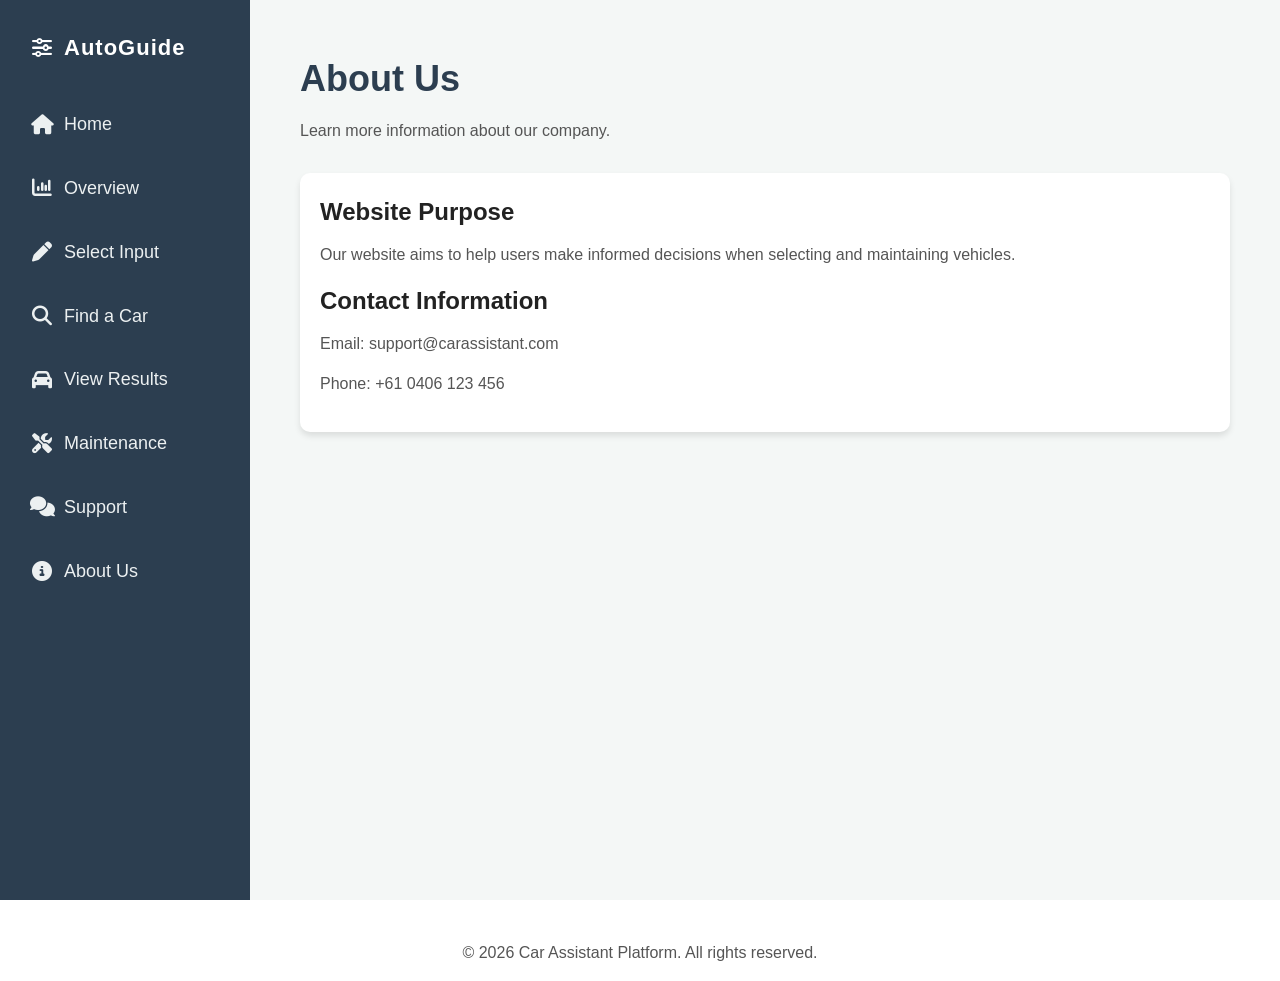
<file: about.html>
<!DOCTYPE html>
<html lang="en">
<head>
    <meta charset="UTF-8">
    <meta name="viewport" content="width=device-width, initial-scale=1.0">
    <title>Car Assistant Platform</title>
    <link rel="stylesheet" href="css/style.css">
    <link rel="stylesheet" href="https://cdnjs.cloudflare.com/ajax/libs/font-awesome/6.5.0/css/all.min.css">
</head>
<body>

    <nav class="sidebar">
        <div class="sidebar-header">
            <div class="sidebar-top-icon" onclick="toggleSidebar()">
                <i class="fa-solid fa-sliders"></i>
            </div>
            <h2 class="logo consistent-logo">AutoGuide</h2>
        </div>
        <ul>
            <li>
                <a href="index.html">
                    <i class="fa-solid fa-house icon"></i>
                    <span class="text">Home</span>
                </a>
            </li>
            <li>
                <a href="overview.html">
                    <i class="fa-solid fa-chart-column icon"></i>
                    <span class="text">Overview</span>
                </a>
            </li>
            <li>
                <a href="select-input.html">
                    <i class="fa-solid fa-pen icon"></i>
                    <span class="text">Select Input</span>
                </a>
            </li>
            <li>
                <a href="select-filter.html">
                    <i class="fa-solid fa-magnifying-glass icon"></i>
                    <span class="text">Find a Car</span>
                </a>
            </li>
            <li>
                <a href="select-result.html">
                    <i class="fa-solid fa-car icon"></i>
                    <span class="text">View Results</span>
                </a>
            </li>
            <li>
                <a href="maintenance.html">
                    <i class="fa-solid fa-screwdriver-wrench icon"></i>
                    <span class="text">Maintenance</span>
                </a>
            </li>
            <li>
                <a href="support.html">
                    <i class="fa-solid fa-comments icon"></i>
                    <span class="text">Support</span>
                </a>
            </li>
            <li>
                <a href="about.html" class="active">
                    <i class="fa-solid fa-circle-info icon"></i>
                    <span class="text">About Us</span>
                </a>
            </li>
        </ul>
    </nav>

    <main class="main-content">
        <header>
            <h1>About Us</h1>
            <p>Learn more information about our company.</p>
        </header>

        <section class="intro-section">
            <h2>Website Purpose</h2>
            <p>Our website aims to help users make informed decisions when selecting and maintaining vehicles.</p>
            
            <h2>Contact Information</h2>
            <p>Email: support@carassistant.com</p>
            <p>Phone: +61 0406 123 456</p>
        </section>
    </main>

    <footer>
        <p>&copy; 2026 Car Assistant Platform. All rights reserved.</p>
    </footer>

</body>
<script>
function toggleSidebar() {
    const sidebar = document.querySelector(".sidebar");
    const body = document.body;

    sidebar.classList.toggle("collapsed");
    body.classList.toggle("sidebar-collapsed");

    if (sidebar.classList.contains("collapsed")) {
        localStorage.setItem("sidebarState", "collapsed");
    } else {
        localStorage.setItem("sidebarState", "expanded");
    }
}

window.onload = function() {
    const sidebar = document.querySelector(".sidebar");
    const body = document.body;
    const savedState = localStorage.getItem("sidebarState");

    if (savedState === "collapsed") {
        sidebar.classList.add("collapsed");
        body.classList.add("sidebar-collapsed");
    }
};
</script>
</html>
</file>
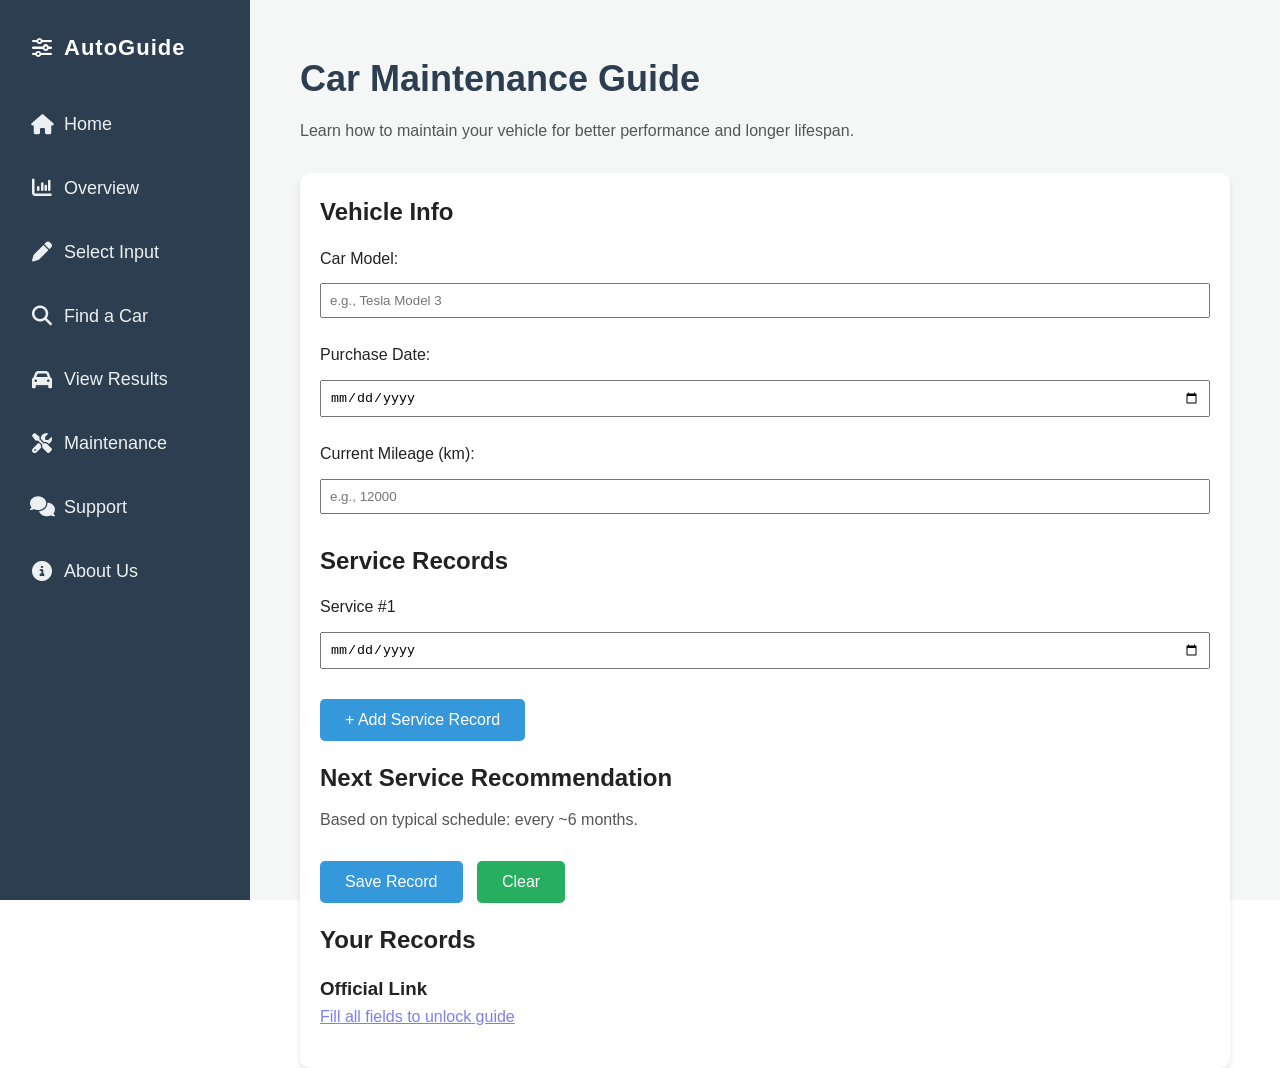
<file: maintenance.html>
<!DOCTYPE html>
<html lang="en">
<head>
    <meta charset="UTF-8">
    <meta name="viewport" content="width=device-width, initial-scale=1.0">
    <title>Car Assistant Platform</title>
    <link rel="stylesheet" href="css/style.css">
    <link rel="stylesheet" href="https://cdnjs.cloudflare.com/ajax/libs/font-awesome/6.5.0/css/all.min.css">
<style>
/* ===== Maintenance Page Spacing Only ===== */
.maintenance-page .card {
    margin-bottom: 18px;
}

.maintenance-page h2 {
    margin-bottom: 10px;
}

.maintenance-page label {
    display: block;
    margin-top: 14px;
    margin-bottom: 6px;
}

.maintenance-page input {
    margin-bottom: 10px !important;
}

.maintenance-page button {
    margin-top: 10px;
}

.maintenance-page #records div {
    margin-bottom: 10px;
}
</style>
</head>
<body>

    <nav class="sidebar">
        <div class="sidebar-header">
            <div class="sidebar-top-icon" onclick="toggleSidebar()">
                <i class="fa-solid fa-sliders"></i>
            </div>
            <h2 class="logo consistent-logo">AutoGuide</h2>
        </div>
        <ul>
            <li>
                <a href="index.html">
                    <i class="fa-solid fa-house icon"></i>
                    <span class="text">Home</span>
                </a>
            </li>
            <li>
                <a href="overview.html">
                    <i class="fa-solid fa-chart-column icon"></i>
                    <span class="text">Overview</span>
                </a>
            </li>
            <li>
                <a href="select-input.html">
                    <i class="fa-solid fa-pen icon"></i>
                    <span class="text">Select Input</span>
                </a>
            </li>
            <li>
                <a href="select-filter.html">
                    <i class="fa-solid fa-magnifying-glass icon"></i>
                    <span class="text">Find a Car</span>
                </a>
            </li>
            <li>
                <a href="select-result.html">
                    <i class="fa-solid fa-car icon"></i>
                    <span class="text">View Results</span>
                </a>
            </li>
            <li>
                <a href="maintenance.html" class="active">
                    <i class="fa-solid fa-screwdriver-wrench icon"></i>
                    <span class="text">Maintenance</span>
                </a>
            </li>
            <li>
                <a href="support.html">
                    <i class="fa-solid fa-comments icon"></i>
                    <span class="text">Support</span>
                </a>
            </li>
            <li>
                <a href="about.html">
                    <i class="fa-solid fa-circle-info icon"></i>
                    <span class="text">About Us</span>
                </a>
            </li>
        </ul>
    </nav>

    <main class="main-content maintenance-page">
        <header>
            <h1>Car Maintenance Guide</h1>
            <p>Learn how to maintain your vehicle for better performance and longer lifespan.</p>
        </header>

        <section class="intro-section">
    <div class="card">
        <h2>Vehicle Info</h2>
        <label>Car Model:</label>
        <input id="carModel" type="text" placeholder="e.g., Tesla Model 3" style="width:100%; padding:8px; margin:6px 0 10px;">

        <label>Purchase Date:</label>
        <input id="purchaseDate" type="date" style="width:100%; padding:8px; margin:6px 0 10px;">

        <label>Current Mileage (km):</label>
        <input id="mileage" type="number" placeholder="e.g., 12000" style="width:100%; padding:8px; margin:6px 0 10px;">
    </div>

    <div class="card">
        <h2>Service Records</h2>
        <div id="records"></div>
        <button onclick="addRecord()" class="primary-btn" style="margin-top:10px;">+ Add Service Record</button>
    </div>

    <div class="card">
        <h2>Next Service Recommendation</h2>
        <p id="nextService">Based on typical schedule: every ~6 months.</p>
    </div>

    <div class="card">
        <button onclick="saveData()" class="primary-btn">Save Record</button>
        <button onclick="clearData()" style="margin-left:10px;">Clear</button>
    </div>

    <div class="card">
        <h2>Your Records</h2>
        <div id="output"></div>

        <h3 style="margin-top:15px;">Official Link</h3>
        <a id="officialLink" href="#" target="_blank">View Maintenance Guide</a>
    </div>
        </section>
    </main>


</body>
<script>
let count = 0;

function addRecord(dateVal="") {
    count++;
    const container = document.getElementById("records");
    const div = document.createElement("div");
    div.innerHTML = `
        <label>Service #${count}</label>
        <input type="date" value="${dateVal}" style="width:100%; padding:8px; margin:6px 0 10px;">
    `;
    container.appendChild(div);
}

function saveData() {
    const model = document.getElementById("carModel").value;
    const purchase = document.getElementById("purchaseDate").value;
    const mileage = document.getElementById("mileage").value;

    const dates = Array.from(document.querySelectorAll("#records input")).map(i => i.value);

    const data = { model, purchase, mileage, dates };
    localStorage.setItem("maintenanceData", JSON.stringify(data));

    renderOutput(data);
}

function clearData() {
    localStorage.removeItem("maintenanceData");
    document.getElementById("records").innerHTML = "";
    document.getElementById("output").innerHTML = "";
    document.getElementById("carModel").value = "";
    document.getElementById("purchaseDate").value = "";
    document.getElementById("mileage").value = "";
    count = 0;

    // Reset official link
    const linkElement = document.getElementById("officialLink");
    linkElement.href = "#";
    linkElement.innerText = "Fill all fields to unlock guide";
    linkElement.style.pointerEvents = "none";
    linkElement.style.opacity = "0.5";
}

function updateLinkState() {
    const modelInput = document.getElementById("carModel").value.trim().toLowerCase();
    const purchase = document.getElementById("purchaseDate").value;
    const mileage = document.getElementById("mileage").value;

    let link = "#";

    if (modelInput.includes("tesla")) {
        link = "https://www.tesla.com/support";
    } else if (modelInput.includes("toyota")) {
        link = "https://www.toyota.com/owners/";
    } else if (modelInput.includes("bmw")) {
        link = "https://www.bmw.com/en/automotive-life/bmw-service.html";
    } else if (modelInput.includes("mercedes") || modelInput.includes("benz")) {
        link = "https://www.mercedes-benz.com.au/passengercars/services/maintenance.html";
    } else if (modelInput.includes("byd")) {
        link = "https://evdealergroup-byd.com.au/service-and-warranty";
    }

    const linkElement = document.getElementById("officialLink");

    // Only enable if all required fields are filled AND brand recognized
    if (modelInput && purchase && mileage && link !== "#") {
        linkElement.href = link;
        linkElement.innerText = "View Maintenance Guide";
        linkElement.style.pointerEvents = "auto";
        linkElement.style.opacity = "1";
    } else {
        linkElement.href = "#";
        linkElement.innerText = "Fill all fields to unlock guide";
        linkElement.style.pointerEvents = "none";
        linkElement.style.opacity = "0.5";
    }
}

function renderOutput(data) {
    let html = `<p><strong>Car:</strong> ${data.model}</p>`;
    html += `<p><strong>Purchase:</strong> ${data.purchase}</p>`;
    html += `<p><strong>Mileage:</strong> ${data.mileage} km</p>`;
    html += `<p><strong>Services:</strong></p>`;

    data.dates.forEach((d,i)=>{
        if(d) html += `<p>Service #${i+1}: ${d}</p>`;
    });

    document.getElementById("output").innerHTML = html;

    // Set official link based on car model
    let link = "#";
    const model = data.model.toLowerCase();

    if (model.includes("tesla")) {
        link = "https://www.tesla.com/support";
    } else if (model.includes("toyota")) {
        link = "https://www.toyota.com/owners/";
    } else if (model.includes("bmw")) {
        link = "https://www.bmw.com/en/automotive-life/bmw-service.html";
    } else if (model.includes("mercedes") || model.includes("benz")) {
        link = "https://www.mercedes-benz.com.au/passengercars/services/maintenance.html";
    } else if (model.includes("byd")) {
        link = "https://evdealergroup-byd.com.au/service-and-warranty";
    }

    const linkElement = document.getElementById("officialLink");

    // Only enable link if a valid model exists
    if (data.model && link !== "#") {
        linkElement.href = link;
        linkElement.innerText = "View Maintenance Guide";
    } else {
        linkElement.href = "#";
        linkElement.innerText = "No official guide available for this vehicle";
    }
}

document.addEventListener("input", updateLinkState);

window.onload = function() {
    const sidebar = document.querySelector(".sidebar");
    const body = document.body;
    const savedState = localStorage.getItem("sidebarState");

    if (savedState === "collapsed") {
        sidebar.classList.add("collapsed");
        body.classList.add("sidebar-collapsed");
    }

    const saved = localStorage.getItem("maintenanceData");
    if (saved) {
        const data = JSON.parse(saved);
        document.getElementById("carModel").value = data.model || "";
        document.getElementById("purchaseDate").value = data.purchase || "";
        document.getElementById("mileage").value = data.mileage || "";

        data.dates.forEach(d => addRecord(d));
        renderOutput(data);
    } else {
        addRecord();
    }
    updateLinkState();
};

function toggleSidebar() {
    const sidebar = document.querySelector(".sidebar");
    const body = document.body;

    sidebar.classList.toggle("collapsed");
    body.classList.toggle("sidebar-collapsed");

    if (sidebar.classList.contains("collapsed")) {
        localStorage.setItem("sidebarState", "collapsed");
    } else {
        localStorage.setItem("sidebarState", "expanded");
    }
}
</script>
</html>
</file>
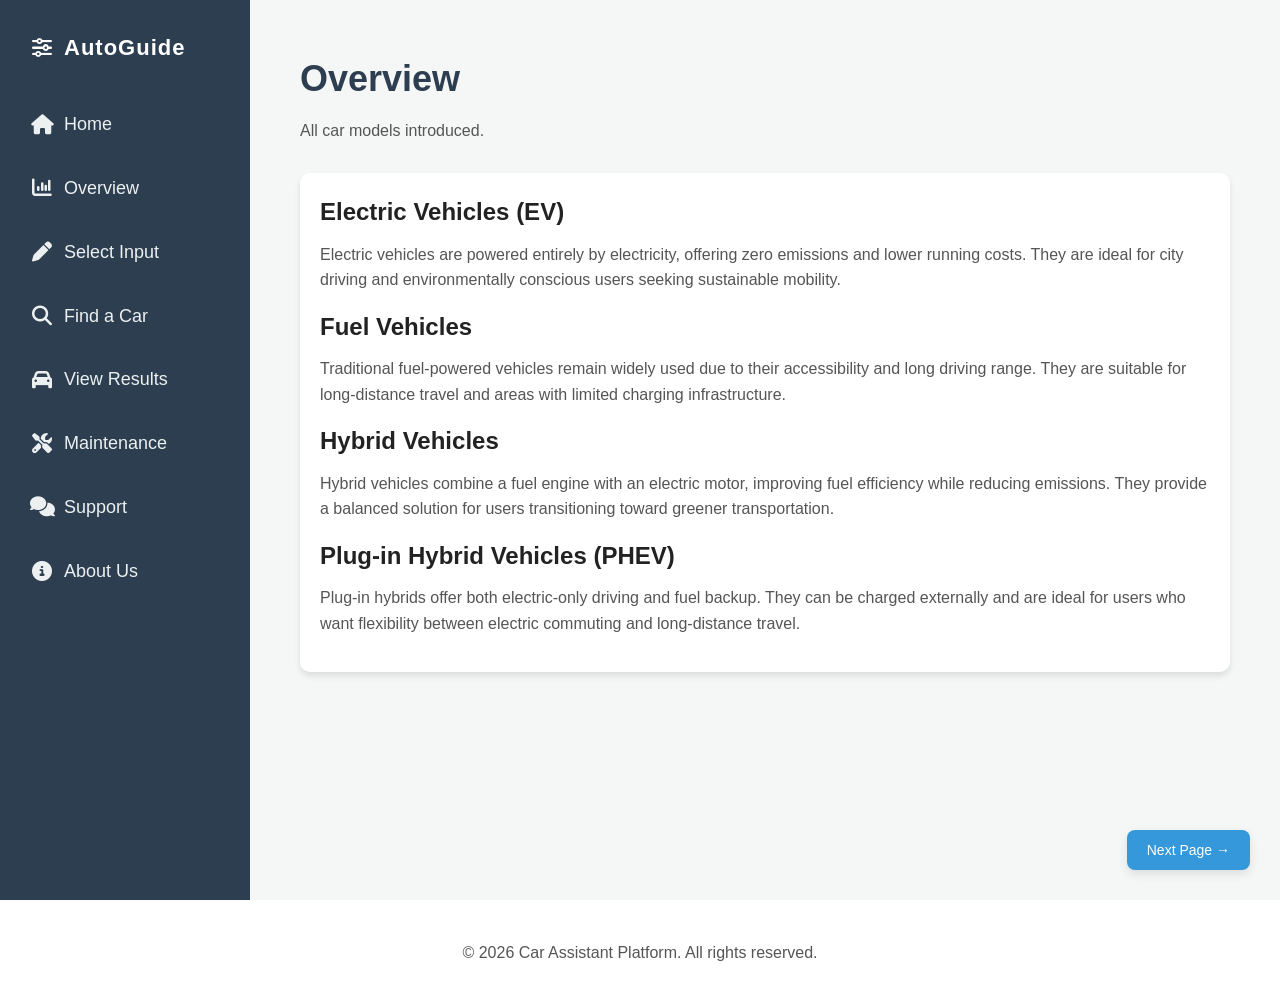
<file: overview.html>
<!DOCTYPE html>
<html lang="en">
<head>
    <meta charset="UTF-8">
    <meta name="viewport" content="width=device-width, initial-scale=1.0">
    <title>Car Assistant Platform</title>
    <link rel="stylesheet" href="css/style.css">
    <link rel="stylesheet" href="https://cdnjs.cloudflare.com/ajax/libs/font-awesome/6.5.0/css/all.min.css">
</head>
<body>

    <nav class="sidebar">
        <div class="sidebar-header">
            <div class="sidebar-top-icon" onclick="toggleSidebar()">
                <i class="fa-solid fa-sliders"></i>
            </div>
            <h2 class="logo consistent-logo">AutoGuide</h2>
        </div>
        <ul>
            <li>
                <a href="index.html">
                    <i class="fa-solid fa-house icon"></i>
                    <span class="text">Home</span>
                </a>
            </li>
            <li>
                <a href="overview.html" class="active">
                    <i class="fa-solid fa-chart-column icon"></i>
                    <span class="text">Overview</span>
                </a>
            </li>
            <li>
                <a href="select-input.html">
                    <i class="fa-solid fa-pen icon"></i>
                    <span class="text">Select Input</span>
                </a>
            </li>
            <li>
                <a href="select-filter.html">
                    <i class="fa-solid fa-magnifying-glass icon"></i>
                    <span class="text">Find a Car</span>
                </a>
            </li>
            <li>
                <a href="select-result.html">
                    <i class="fa-solid fa-car icon"></i>
                    <span class="text">View Results</span>
                </a>
            </li>
            <li>
                <a href="maintenance.html">
                    <i class="fa-solid fa-screwdriver-wrench icon"></i>
                    <span class="text">Maintenance</span>
                </a>
            </li>
            <li>
                <a href="support.html">
                    <i class="fa-solid fa-comments icon"></i>
                    <span class="text">Support</span>
                </a>
            </li>
            <li>
                <a href="about.html">
                    <i class="fa-solid fa-circle-info icon"></i>
                    <span class="text">About Us</span>
                </a>
            </li>
        </ul>
    </nav>

    <main class="main-content">
        <header>
            <h1>Overview</h1>
            <p>All car models introduced.</p>
        </header>

        <section class="intro-section">
            <div class="overview-card">
                <h2>Electric Vehicles (EV)</h2>
                <p>Electric vehicles are powered entirely by electricity, offering zero emissions and lower running costs. They are ideal for city driving and environmentally conscious users seeking sustainable mobility.</p>
            </div>

            <div class="overview-card">
                <h2>Fuel Vehicles</h2>
                <p>Traditional fuel-powered vehicles remain widely used due to their accessibility and long driving range. They are suitable for long-distance travel and areas with limited charging infrastructure.</p>
            </div>

            <div class="overview-card">
                <h2>Hybrid Vehicles</h2>
                <p>Hybrid vehicles combine a fuel engine with an electric motor, improving fuel efficiency while reducing emissions. They provide a balanced solution for users transitioning toward greener transportation.</p>
            </div>

            <div class="overview-card">
                <h2>Plug-in Hybrid Vehicles (PHEV)</h2>
                <p>Plug-in hybrids offer both electric-only driving and fuel backup. They can be charged externally and are ideal for users who want flexibility between electric commuting and long-distance travel.</p>
            </div>
        </section>
        <div class="next-page-container">
            <button class="next-page-btn" onclick="window.location.href='select-input.html'">
                Next Page →
            </button>
        </div>
    </main>

    <footer>
        <p>&copy; 2026 Car Assistant Platform. All rights reserved.</p>
    </footer>

</body>
<script>
function toggleSidebar() {
    const sidebar = document.querySelector(".sidebar");
    const body = document.body;

    sidebar.classList.toggle("collapsed");
    body.classList.toggle("sidebar-collapsed");

    if (sidebar.classList.contains("collapsed")) {
        localStorage.setItem("sidebarState", "collapsed");
    } else {
        localStorage.setItem("sidebarState", "expanded");
    }
}

window.onload = function() {
    const sidebar = document.querySelector(".sidebar");
    const body = document.body;
    const savedState = localStorage.getItem("sidebarState");

    if (savedState === "collapsed") {
        sidebar.classList.add("collapsed");
        body.classList.add("sidebar-collapsed");
    }
};
</script>
</html>
</file>
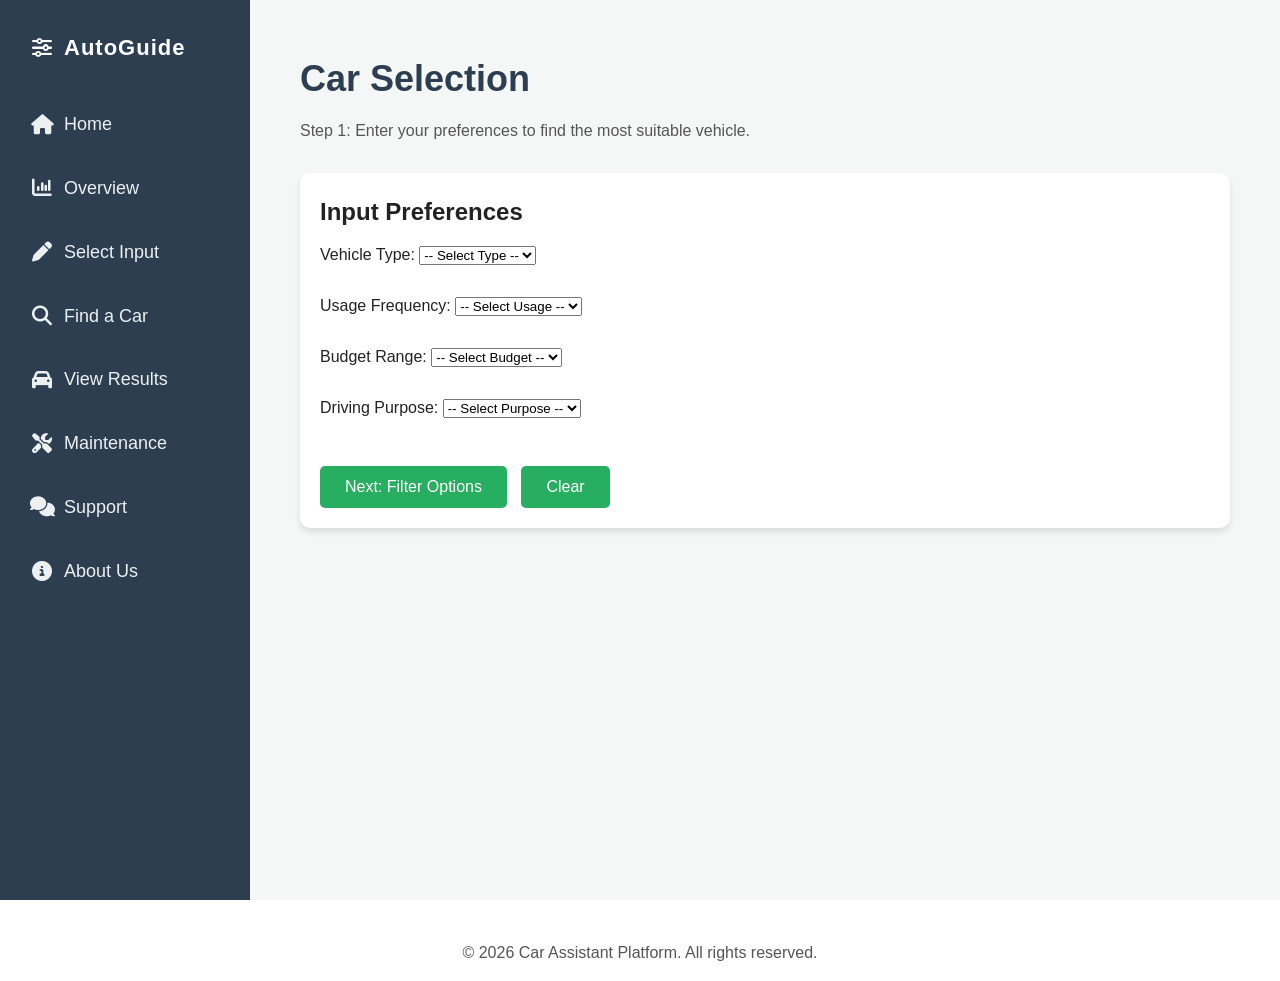
<file: select-filter.html>
<!DOCTYPE html>
<html lang="en">
<head>
    <meta charset="UTF-8">
    <meta name="viewport" content="width=device-width, initial-scale=1.0">
    <title>Find a Car</title>
    <link rel="stylesheet" href="css/style.css">
    <link rel="stylesheet" href="https://cdnjs.cloudflare.com/ajax/libs/font-awesome/6.5.0/css/all.min.css">
</head>
<body>

    <nav class="sidebar">
        <div class="sidebar-header">
            <div class="sidebar-top-icon" onclick="toggleSidebar()">
                <i class="fa-solid fa-sliders"></i>
            </div>
            <h2 class="logo consistent-logo">AutoGuide</h2>
        </div>
        <ul>
            <li>
                <a href="index.html">
                    <i class="fa-solid fa-house icon"></i>
                    <span class="text">Home</span>
                </a>
            </li>
            <li>
                <a href="overview.html">
                    <i class="fa-solid fa-chart-column icon"></i>
                    <span class="text">Overview</span>
                </a>
            </li>
            <li>
                <a href="select-input.html">
                    <i class="fa-solid fa-pen icon"></i>
                    <span class="text">Select Input</span>
                </a>
            </li>
            <li>
                <a href="select-filter.html" class="active">
                    <i class="fa-solid fa-magnifying-glass icon"></i>
                    <span class="text">Find a Car</span>
                </a>
            </li>
            <li>
                <a href="select-result.html">
                    <i class="fa-solid fa-car icon"></i>
                    <span class="text">View Results</span>
                </a>
            </li>
            <li>
                <a href="maintenance.html">
                    <i class="fa-solid fa-screwdriver-wrench icon"></i>
                    <span class="text">Maintenance</span>
                </a>
            </li>
            <li>
                <a href="support.html">
                    <i class="fa-solid fa-comments icon"></i>
                    <span class="text">Support</span>
                </a>
            </li>
            <li>
                <a href="about.html">
                    <i class="fa-solid fa-circle-info icon"></i>
                    <span class="text">About Us</span>
                </a>
            </li>
        </ul>
    </nav>

    <main class="main-content">
        <h1>Find Your Perfect Car</h1>

        <section class="intro-section">
            <h2>Step 1: Your Driving Profile</h2>
            <p>Tell us about your driving habits, and we’ll recommend the best car for you.</p>

            <label>How do you usually use your car?</label>
            <select id="usage">
                <option value="">-- Select --</option>
                <option value="Daily commute">Daily commute</option>
                <option value="Weekend use">Weekend use</option>
                <option value="Occasional">Occasional</option>
            </select>

            <br><br>

            <label>How often do you drive?</label>
            <select id="frequency">
                <option value="">-- Select --</option>
                <option value="Rarely">Rarely</option>
                <option value="Regularly">Regularly</option>
                <option value="Frequently">Frequently</option>
            </select>

            <br><br>

            <label>Do you need a car for work?</label>
            <select id="commute">
                <option value="">-- Select --</option>
                <option value="Yes">Yes</option>
                <option value="No">No</option>
            </select>

            <br><br>

            <label>Budget Range:</label>
            <select id="budget">
                <option value="">-- Select --</option>
                <option value="Under $30k">Under $30k</option>
                <option value="$30k - $60k">$30k - $60k</option>
                <option value="Above $60k">Above $60k</option>
            </select>

            <br><br>

            <label>Driving Purpose:</label>
            <select id="purpose">
                <option value="">-- Select --</option>
                <option value="Daily">Daily</option>
                <option value="Family">Family</option>
                <option value="Sport">Sport</option>
            </select>

            <br><br>

            <button class="primary-btn" onclick="validateAndGo()">Find My Car →</button><button onclick="clearSelections()" style="margin-left:10px;">Clear</button>

        </section>
    </main>

<script>
function recommendCar() {
    const usage = document.getElementById("usage").value;
    const frequency = document.getElementById("frequency").value;
    const commute = document.getElementById("commute").value;
    const budget = document.getElementById("budget").value;
    const purpose = document.getElementById("purpose").value;

    if (!usage || !frequency || !commute || !budget || !purpose) {
        return;
    }

    let result = "";

    if (usage === "Daily commute" && budget === "Above $60k") {
        result = "Recommended: Tesla Model 3 (Electric, high efficiency)";
    } else if (usage === "Weekend use") {
        result = "Recommended: Toyota Prius (Hybrid, balanced choice)";
    } else {
        result = "Recommended: Mazda 3 (Fuel, reliable daily use)";
    }
}

function validateAndGo() {
    const usage = document.getElementById("usage").value;
    const frequency = document.getElementById("frequency").value;
    const commute = document.getElementById("commute").value;
    const budget = document.getElementById("budget").value;
    const purpose = document.getElementById("purpose").value;

    if (!usage || !frequency || !commute || !budget || !purpose) {
        alert("Please complete all selections.");
        return;
    }

    // 💾 Save selections
    localStorage.setItem("usage", usage);
    localStorage.setItem("frequency", frequency);
    localStorage.setItem("commute", commute);
    localStorage.setItem("budget", budget);
    localStorage.setItem("purpose", purpose);

    // 🔓 Unlock next step
    localStorage.setItem("filterDone", "true");

    window.location.href = "select-result.html";
}

function clearSelections() {
    const fields = ["usage", "frequency", "commute", "budget", "purpose"];

    fields.forEach(id => {
        localStorage.removeItem(id);
        const el = document.getElementById(id);
        if (el) el.value = "";
    });

    localStorage.removeItem("filterDone");
}

/* === Sidebar Sync Logic === */
function toggleSidebar() {
    const sidebar = document.querySelector(".sidebar");
    const body = document.body;

    sidebar.classList.toggle("collapsed");
    body.classList.toggle("sidebar-collapsed");

    if (sidebar.classList.contains("collapsed")) {
        localStorage.setItem("sidebarState", "collapsed");
    } else {
        localStorage.setItem("sidebarState", "expanded");
    }
}

window.onload = function() {
    // 🔒 Lock: if user did not complete input step
    if (localStorage.getItem("inputDone") !== "true") {
        alert("Please complete the previous step first.");
        window.location.href = "select-input.html";
        return;
    }

    // 🔁 Restore sidebar state
    const sidebar = document.querySelector(".sidebar");
    const body = document.body;
    const savedState = localStorage.getItem("sidebarState");

    if (savedState === "collapsed") {
        sidebar.classList.add("collapsed");
        body.classList.add("sidebar-collapsed");
    }

    // 🔁 Restore saved selections
    const fields = ["usage", "frequency", "commute", "budget", "purpose"];

    fields.forEach(id => {
        const saved = localStorage.getItem(id);
        const el = document.getElementById(id);

        const isValid = [...el.options].some(opt => opt.value === saved);

        if (!saved || !isValid) {
            el.selectedIndex = 0;
        } else {
            el.value = saved;
        }
    });
};
</script>

</body>
</html>
</file>
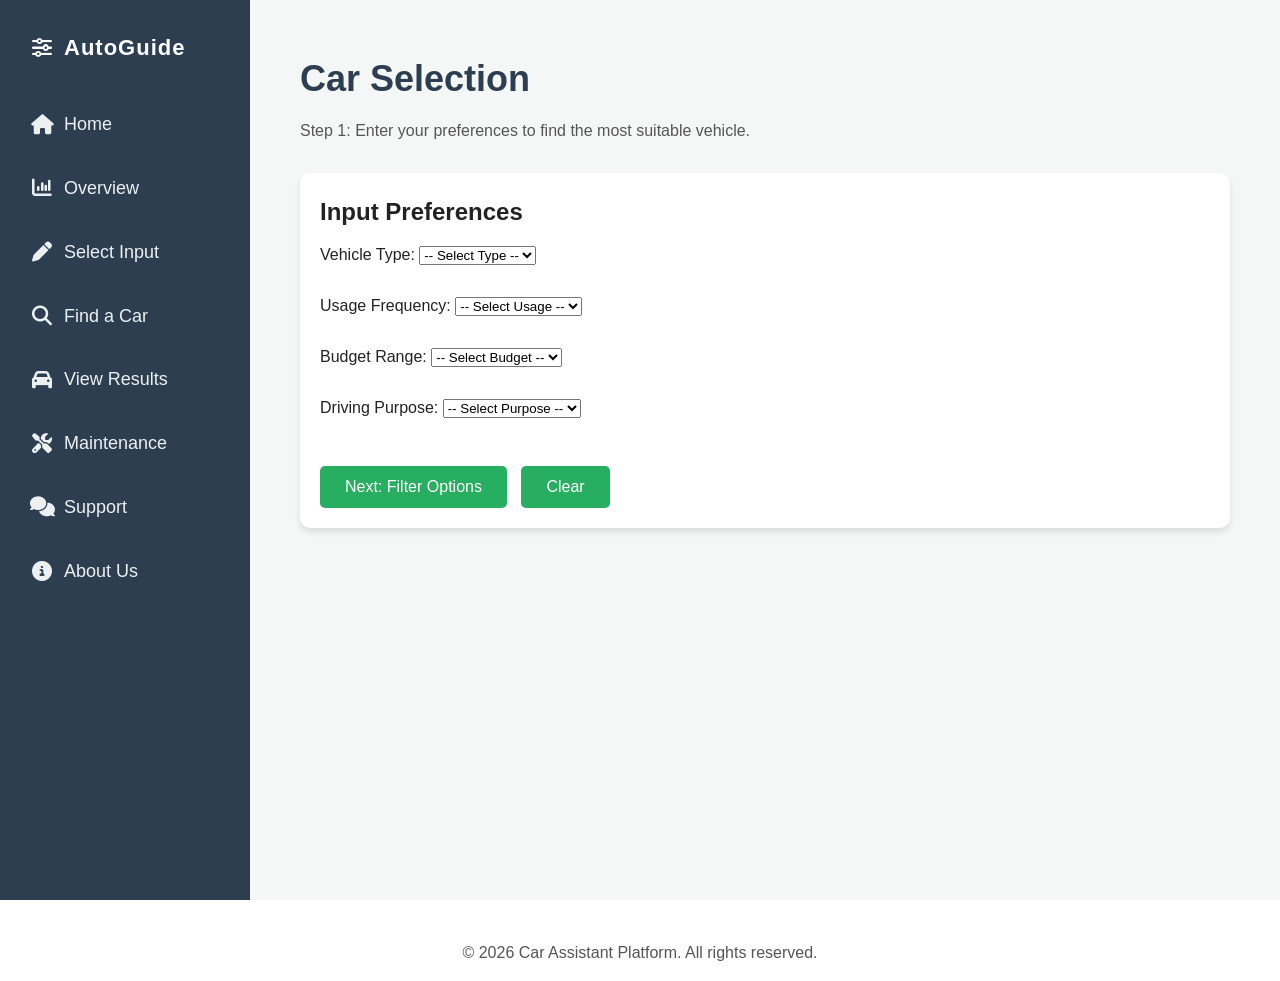
<file: select-input.html>
<!DOCTYPE html>
<html lang="en">
<head>
    <meta charset="UTF-8">
    <meta name="viewport" content="width=device-width, initial-scale=1.0">
    <title>Car Selection - Input Preference</title>
    <link rel="stylesheet" href="css/style.css">
    <link rel="stylesheet" href="https://cdnjs.cloudflare.com/ajax/libs/font-awesome/6.5.0/css/all.min.css">
</head>
<body>

    <nav class="sidebar">
        <div class="sidebar-header">
            <div class="sidebar-top-icon" onclick="toggleSidebar()">
                <i class="fa-solid fa-sliders"></i>
            </div>
            <h2 class="logo consistent-logo">AutoGuide</h2>
        </div>
        <ul>
            <li>
                <a href="index.html">
                    <i class="fa-solid fa-house icon"></i>
                    <span class="text">Home</span>
                </a>
            </li>
            <li>
                <a href="overview.html">
                    <i class="fa-solid fa-chart-column icon"></i>
                    <span class="text">Overview</span>
                </a>
            </li>
            <li>
                <a href="select-input.html" class="active">
                    <i class="fa-solid fa-pen icon"></i>
                    <span class="text">Select Input</span>
                </a>
            </li>
            <li>
                <a href="select-filter.html">
                    <i class="fa-solid fa-magnifying-glass icon"></i>
                    <span class="text">Find a Car</span>
                </a>
            </li>
            <li>
                <a href="select-result.html">
                    <i class="fa-solid fa-car icon"></i>
                    <span class="text">View Results</span>
                </a>
            </li>
            <li>
                <a href="maintenance.html">
                    <i class="fa-solid fa-screwdriver-wrench icon"></i>
                    <span class="text">Maintenance</span>
                </a>
            </li>
            <li>
                <a href="support.html">
                    <i class="fa-solid fa-comments icon"></i>
                    <span class="text">Support</span>
                </a>
            </li>
            <li>
                <a href="about.html">
                    <i class="fa-solid fa-circle-info icon"></i>
                    <span class="text">About Us</span>
                </a>
            </li>
        </ul>
    </nav>

    <main class="main-content">
        <header>
            <h1>Car Selection</h1>
            <p>Step 1: Enter your preferences to find the most suitable vehicle.</p>
        </header>

        <section class="intro-section">
            <h2>Input Preferences</h2>

            <label for="type">Vehicle Type:</label>
            <select id="type">
                <option value="">-- Select Type --</option>
                <option value="ev">Electric</option>
                <option value="hybrid">Hybrid</option>
                <option value="fuel">Fuel</option>
            </select>

            <br><br>

            <label for="usage">Usage Frequency:</label>
            <select id="usage">
                <option value="">-- Select Usage --</option>
                <option value="low">Occasional</option>
                <option value="medium">Regular</option>
                <option value="high">Frequent</option>
            </select>

            <br><br>

            <label for="budget">Budget Range:</label>
            <select id="budget">
                <option value="">-- Select Budget --</option>
                <option value="low">Under $30,000</option>
                <option value="mid">$30,000 - $60,000</option>
                <option value="high">Above $60,000</option>
            </select>

            <br><br>

            <label for="purpose">Driving Purpose:</label>
            <select id="purpose">
                <option value="">-- Select Purpose --</option>
                <option value="daily">Daily Commute</option>
                <option value="family">Family Use</option>
                <option value="sport">Sport Driving</option>
            </select>

            <br><br>

            <button onclick="validateAndProceed()">Next: Filter Options</button>
            <button onclick="clearSelections()" style="margin-left:10px;">Clear</button>
        </section>
    </main>

    <footer>
        <p>&copy; 2026 Car Assistant Platform. All rights reserved.</p>
    </footer>

<script>
// Restore previous selections (if user comes back)
window.onload = function() {
    const sidebar = document.querySelector(".sidebar");
    const body = document.body;
    const savedState = localStorage.getItem("sidebarState");

    if (savedState === "collapsed") {
        sidebar.classList.add("collapsed");
        body.classList.add("sidebar-collapsed");
    }

    const type = localStorage.getItem("type");
    const usage = localStorage.getItem("usage");
    const budget = localStorage.getItem("budget");
    const purpose = localStorage.getItem("purpose");

    if (type) document.getElementById("type").value = type;
    if (usage) document.getElementById("usage").value = usage;
    if (budget) document.getElementById("budget").value = budget;
    if (purpose) document.getElementById("purpose").value = purpose;
};

/* 🔄 Auto-save on change */
document.querySelectorAll("select").forEach(select => {
    select.addEventListener("change", function() {
        localStorage.setItem(this.id, this.value);
    });
});

function validateAndProceed() {
    const type = document.getElementById("type").value;
    const usage = document.getElementById("usage").value;
    const budget = document.getElementById("budget").value;
    const purpose = document.getElementById("purpose").value;

    if (!type || !usage || !budget || !purpose) {
        alert("Please select all options before proceeding.");
        return;
    }

    // Save selections
    localStorage.setItem("type", type);
    localStorage.setItem("usage", usage);
    localStorage.setItem("budget", budget);
    localStorage.setItem("purpose", purpose);

    // Mark this step completed
    localStorage.setItem("inputDone", "true");

    window.location.href = "select-filter.html";
}

function clearSelections() {
    localStorage.removeItem("type");
    localStorage.removeItem("usage");
    localStorage.removeItem("budget");
    localStorage.removeItem("purpose");
    localStorage.removeItem("inputDone");

    // reset UI
    document.getElementById("type").value = "";
    document.getElementById("usage").value = "";
    document.getElementById("budget").value = "";
    document.getElementById("purpose").value = "";
}

function toggleSidebar() {
    const sidebar = document.querySelector(".sidebar");
    const body = document.body;

    sidebar.classList.toggle("collapsed");
    body.classList.toggle("sidebar-collapsed");

    if (sidebar.classList.contains("collapsed")) {
        localStorage.setItem("sidebarState", "collapsed");
    } else {
        localStorage.setItem("sidebarState", "expanded");
    }
}
</script>
</body>
</html>
</file>
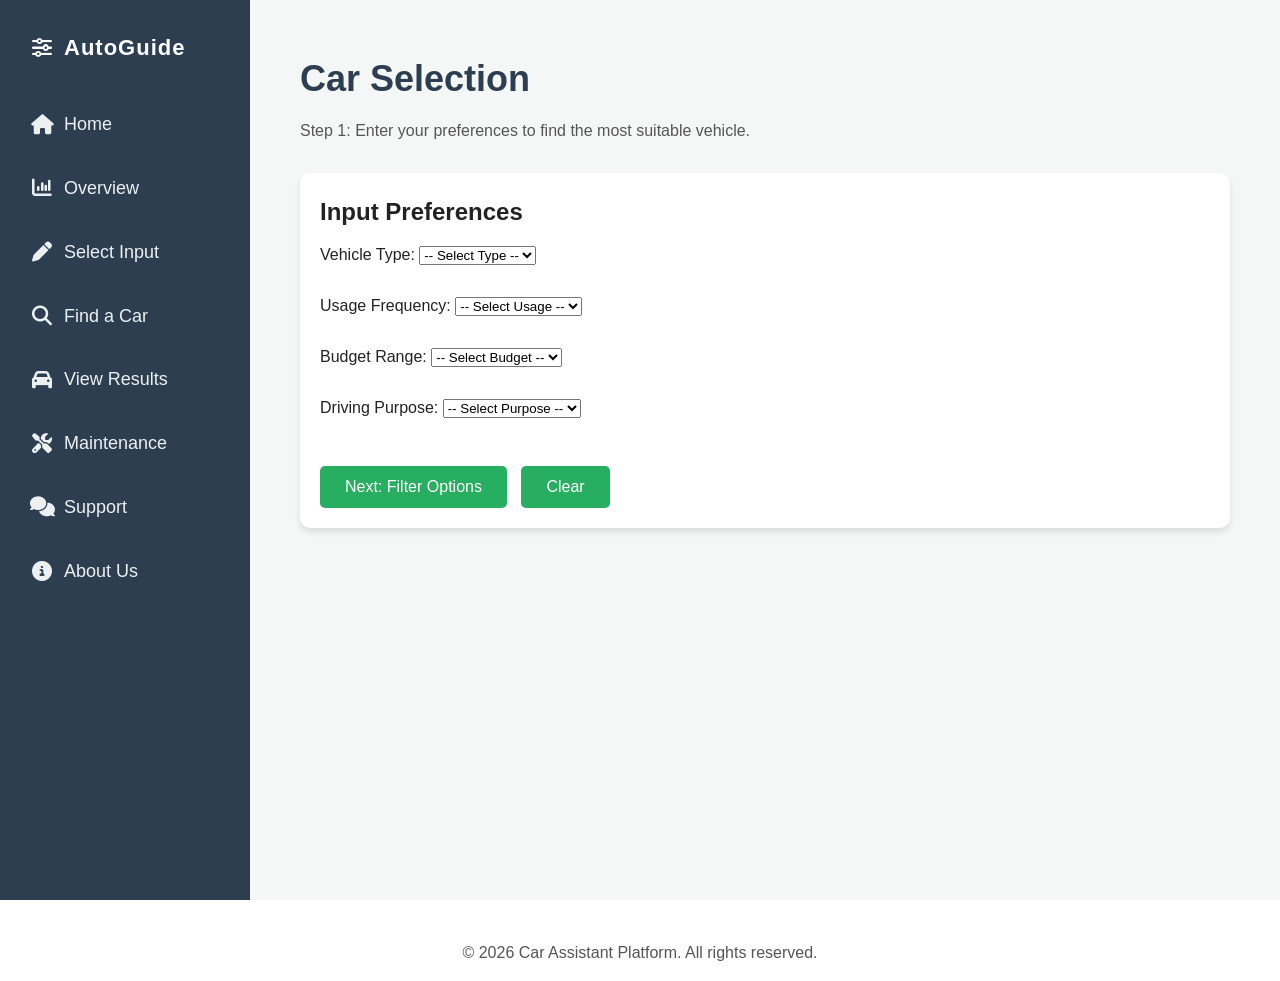
<file: select-result.html>
<!DOCTYPE html>
<html lang="en">
<head>
    <meta charset="UTF-8">
    <meta name="viewport" content="width=device-width, initial-scale=1.0">
    <title>Car Recommendation Result</title>
    <link rel="stylesheet" href="css/style.css">
    <link rel="stylesheet" href="https://cdnjs.cloudflare.com/ajax/libs/font-awesome/6.5.0/css/all.min.css">
    <style>
    .rec-card {
        background: white;
        padding: 15px;
        border-radius: 10px;
        margin-top: 15px;
        box-shadow: 0 4px 10px rgba(0,0,0,0.08);
    }
    .rec-title {
        font-weight: 600;
        font-size: 18px;
    }
    .rec-score {
        color: #3498db;
        font-weight: 600;
        margin-top: 5px;
    }
    </style>
</head>
<body>

    <nav class="sidebar">
        <div class="sidebar-header">
            <div class="sidebar-top-icon" onclick="toggleSidebar()">
                <i class="fa-solid fa-sliders"></i>
            </div>
            <h2 class="logo consistent-logo">AutoGuide</h2>
        </div>
        <ul>
            <li>
                <a href="index.html">
                    <i class="fa-solid fa-house icon"></i>
                    <span class="text">Home</span>
                </a>
            </li>
            <li>
                <a href="overview.html">
                    <i class="fa-solid fa-chart-column icon"></i>
                    <span class="text">Overview</span>
                </a>
            </li>
            <li>
                <a href="select-input.html">
                    <i class="fa-solid fa-pen icon"></i>
                    <span class="text">Select Input</span>
                </a>
            </li>
            <li>
                <a href="select-filter.html">
                    <i class="fa-solid fa-magnifying-glass icon"></i>
                    <span class="text">Find a Car</span>
                </a>
            </li>
            <li>
                <a href="select-result.html" class="active">
                    <i class="fa-solid fa-car icon"></i>
                    <span class="text">View Results</span>
                </a>
            </li>
            <li>
                <a href="maintenance.html">
                    <i class="fa-solid fa-screwdriver-wrench icon"></i>
                    <span class="text">Maintenance</span>
                </a>
            </li>
            <li>
                <a href="support.html">
                    <i class="fa-solid fa-comments icon"></i>
                    <span class="text">Support</span>
                </a>
            </li>
            <li>
                <a href="about.html">
                    <i class="fa-solid fa-circle-info icon"></i>
                    <span class="text">About Us</span>
                </a>
            </li>
        </ul>
    </nav>

    <main class="main-content">

        <h1>Your Recommended Car</h1>

        <div class="result-card" style="padding:20px; border:1px solid #ccc; border-radius:10px; font-size:18px;">
            <h2>Top 3 Recommendations</h2>

            <div id="card1" class="rec-card"></div>
            <div id="card2" class="rec-card"></div>
            <div id="card3" class="rec-card"></div>
        </div>
    </main>

    <footer>
        <p>&copy; 2026 Car Assistant Platform. All rights reserved.</p>
    </footer>

<script>
    // 🔒 Lock: prevent direct access
    if (localStorage.getItem("filterDone") !== "true") {
        alert("Please complete previous steps first.");
        window.location.href = "select-filter.html";
    }

    // Get user profile from previous page
    let usage = localStorage.getItem("usage");
    let frequency = localStorage.getItem("frequency");
    let commute = localStorage.getItem("commute");
    let budget = localStorage.getItem("budget");
    let purpose = localStorage.getItem("purpose");

    // Basic fallback (if not stored yet)
    if (!usage) usage = "Daily commute";
    if (!budget) budget = "Under $30k";

    // Generate 3 recommendations (simple logic)
    let recommendations = [];

    if (usage === "Daily commute" && budget === "Above $60k") {
        recommendations = [
            {name: "Tesla Model 3", score: 92, reason: "Strong match for daily commuting with excellent efficiency and premium features. Ideal if you want a smooth and high-tech driving experience.",
                link: "https://www.tesla.com/model3"
            },
            {name: "Tesla Model Y", score: 88, reason: "Offers more space and comfort while still maintaining electric efficiency. Great for both commuting and lifestyle flexibility.",
                link: "https://www.tesla.com/modely"
            },
            {name: "Hyundai Ioniq 5", score: 84, reason: "A modern electric vehicle with strong performance and unique design, suitable for urban and mixed driving.",
                link: "https://www.hyundai.com/worldwide/en/eco/ioniq5"
            }
        ];
    } else if (usage === "Weekend use") {
        recommendations = [
            {name: "Toyota Prius", score: 90, reason: "Very balanced hybrid option with excellent fuel efficiency, perfect for occasional driving.",
                link: "https://www.toyota.com.au/prius"
            },
            {name: "Mazda 3", score: 85, reason: "Reliable and affordable choice, good for light usage and enjoyable driving.",
                link: "https://www.mazda.com.au/cars/mazda3"
            },
            {name: "Toyota Camry Hybrid", score: 82, reason: "Comfortable and efficient, suitable for relaxed weekend trips.",
                link: "https://www.toyota.com.au/camry"
            }
        ];
    } else {
        recommendations = [
            {name: "Mazda 3", score: 88, reason: "A safe and reliable daily option with low cost and solid performance.",
                link: "https://www.mazda.com.au/cars/mazda3"
            },
            {name: "Toyota RAV4 Hybrid", score: 85, reason: "More space and flexibility, suitable for mixed daily and family use.",
                link: "https://www.toyota.com.au/rav4"
            },
            {name: "BMW M340i", score: 80, reason: "If you prefer performance and driving enjoyment, this offers a sporty experience.",
                link: "https://www.bmw.com/en/all-models/3-series/sedan/2022/bmw-3-series-sedan-overview.html"
            }
        ];
    }

    // Render results
    document.getElementById("card1").innerHTML = `
        <div class="rec-title">${recommendations[0].name}</div>
        <div class="rec-score">Match Score: ${recommendations[0].score}%</div>
        <p>${recommendations[0].reason}</p>
        <a href="${recommendations[0].link}" target="_blank" class="btn">Official Website</a>
    `;

    document.getElementById("card2").innerHTML = `
        <div class="rec-title">${recommendations[1].name}</div>
        <div class="rec-score">Match Score: ${recommendations[1].score}%</div>
        <p>${recommendations[1].reason}</p>
        <a href="${recommendations[1].link}" target="_blank" class="btn">Official Website</a>
    `;

    document.getElementById("card3").innerHTML = `
        <div class="rec-title">${recommendations[2].name}</div>
        <div class="rec-score">Match Score: ${recommendations[2].score}%</div>
        <p>${recommendations[2].reason}</p>
        <a href="${recommendations[2].link}" target="_blank" class="btn">Official Website</a>
    `;
</script>
<script>
function toggleSidebar() {
    const sidebar = document.querySelector(".sidebar");
    const body = document.body;

    sidebar.classList.toggle("collapsed");
    body.classList.toggle("sidebar-collapsed");

    if (sidebar.classList.contains("collapsed")) {
        localStorage.setItem("sidebarState", "collapsed");
    } else {
        localStorage.setItem("sidebarState", "expanded");
    }
}
</script>
<script>
window.onload = function() {
    const sidebar = document.querySelector(".sidebar");
    const body = document.body;
    const savedState = localStorage.getItem("sidebarState");

    if (savedState === "collapsed") {
        sidebar.classList.add("collapsed");
        body.classList.add("sidebar-collapsed");
    }
};
</script>
</body>
</html>
</file>
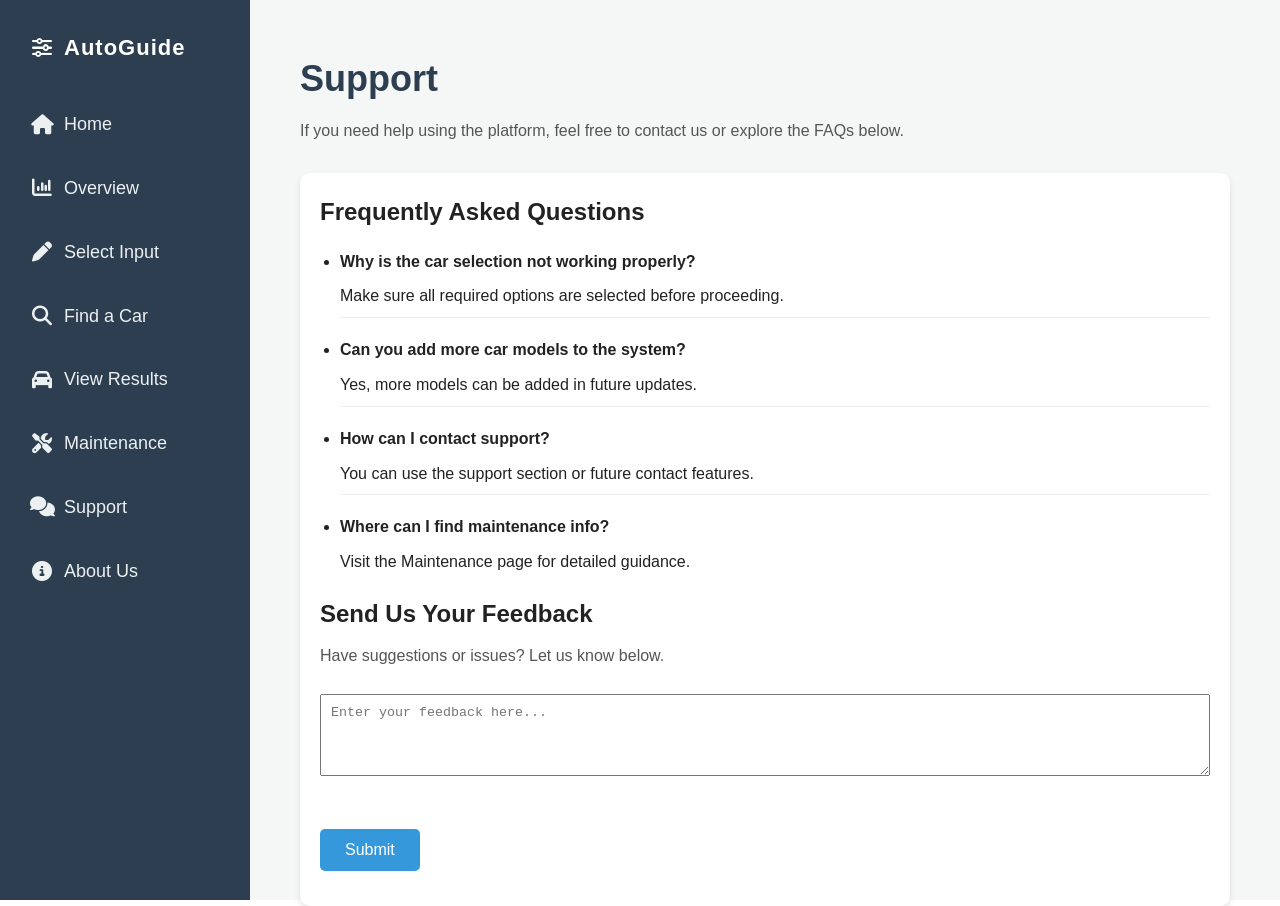
<file: support.html>
<!DOCTYPE html>
<html lang="en">
<head>
    <meta charset="UTF-8">
    <meta name="viewport" content="width=device-width, initial-scale=1.0">
    <title>Support</title>
    <link rel="stylesheet" href="css/style.css">
    <link rel="stylesheet" href="https://cdnjs.cloudflare.com/ajax/libs/font-awesome/6.5.0/css/all.min.css">
</head>
<body>

<nav class="sidebar">
    <div class="sidebar-header">
        <div class="sidebar-top-icon" onclick="toggleSidebar()">
            <i class="fa-solid fa-sliders"></i>
        </div>
        <h2 class="logo consistent-logo">AutoGuide</h2>
    </div>
    <ul>
        <li>
            <a href="index.html">
                <i class="fa-solid fa-house icon"></i>
                <span class="text">Home</span>
            </a>
        </li>
        <li>
            <a href="overview.html">
                <i class="fa-solid fa-chart-column icon"></i>
                <span class="text">Overview</span>
            </a>
        </li>
        <li>
            <a href="select-input.html">
                <i class="fa-solid fa-pen icon"></i>
                <span class="text">Select Input</span>
            </a>
        </li>
        <li>
            <a href="select-filter.html">
                <i class="fa-solid fa-magnifying-glass icon"></i>
                <span class="text">Find a Car</span>
            </a>
        </li>
        <li>
            <a href="select-result.html">
                <i class="fa-solid fa-car icon"></i>
                <span class="text">View Results</span>
            </a>
        </li>
        <li>
            <a href="maintenance.html">
                <i class="fa-solid fa-screwdriver-wrench icon"></i>
                <span class="text">Maintenance</span>
            </a>
        </li>
        <li>
            <a href="support.html" class="active">
                <i class="fa-solid fa-comments icon"></i>
                <span class="text">Support</span>
            </a>
        </li>
        <li>
            <a href="about.html">
                <i class="fa-solid fa-circle-info icon"></i>
                <span class="text">About Us</span>
            </a>
        </li>
    </ul>
</nav>

<main class="main-content">
    <header>
        <h1 class="page-title">Support</h1>
        <p>If you need help using the platform, feel free to contact us or explore the FAQs below.</p>
    </header>

    <section class="intro-section">
        <h2 class="section-title">Frequently Asked Questions</h2>

        <ul class="faq-list">
            <li>
                <strong>Why is the car selection not working properly?</strong>
                Make sure all required options are selected before proceeding.
            </li>

            <li>
                <strong>Can you add more car models to the system?</strong>
                Yes, more models can be added in future updates.
            </li>

            <li>
                <strong>How can I contact support?</strong>
                You can use the support section or future contact features.
            </li>

            <li>
                <strong>Where can I find maintenance info?</strong>
                Visit the Maintenance page for detailed guidance.
            </li>
        </ul>
        <div class="feedback-section">
            <h2 class="section-title">Send Us Your Feedback</h2>
            <p>Have suggestions or issues? Let us know below.</p>

            <form id="feedback-form">
                <textarea id="feedback" placeholder="Enter your feedback here..." rows="4" style="width:100%; padding:10px; margin-top:10px;"></textarea>

                <br><br>

                <button type="submit" class="primary-btn">Submit</button>
            </form>

            <p id="feedback-message" style="margin-top:10px;"></p>
        </div>
    </section>
</main>

<script>

/* === Sidebar Sync Logic === */
function toggleSidebar() {
    const sidebar = document.querySelector(".sidebar");
    const body = document.body;

    sidebar.classList.toggle("collapsed");
    body.classList.toggle("sidebar-collapsed");

    if (sidebar.classList.contains("collapsed")) {
        localStorage.setItem("sidebarState", "collapsed");
    } else {
        localStorage.setItem("sidebarState", "expanded");
    }
}

window.onload = function() {
    const sidebar = document.querySelector(".sidebar");
    const body = document.body;
    const savedState = localStorage.getItem("sidebarState");

    if (savedState === "collapsed") {
        sidebar.classList.add("collapsed");
        body.classList.add("sidebar-collapsed");
    }
};

/* === Feedback Form Logic === */
document.getElementById("feedback-form").addEventListener("submit", function(e) {
    e.preventDefault();

    const feedback = document.getElementById("feedback").value.trim();

    if (!feedback) {
        alert("Please enter your feedback before submitting.");
        return;
    }

    document.getElementById("feedback-message").innerText = "Thank you for your feedback!";
    document.getElementById("feedback").value = "";
});
</script>

</body>
</html>
</file>
<file: css/style.css>
/* 1. Global Reset: Remove default margins and padding for consistent styling across browsers */
 :root {
     --sidebar-width: 250px; /* default width */
 }
* {
    margin: 0;
    padding: 0;
    box-sizing: border-box;
}

/* 2. Core Layout: Use CSS Grid to create a two-column responsive structure */

html, body {
    height: 100%;
}

body {
    display: grid;
    /* Sidebar now fixed, so main content is the only grid column */
    grid-template-columns: 1fr;
    /* Ensure the body takes up at least the full viewport height */
    min-height: 100vh;
    overflow-x: hidden; /* prevent horizontal overflow */
}

body {
    font-family: 'Inter', sans-serif;
    line-height: 1.6;
    color: #222;
}

h1 {
    font-size: 36px;
    font-weight: 700;
    margin-bottom: 10px;
}

h2 {
    font-size: 24px;
    margin-bottom: 10px;
}

p {
    font-size: 16px;
    color: #555;
    margin-bottom: 15px;
}

/* 3. Sidebar Styling: Dark theme navigation menu */
.sidebar {
    background-color: #2c3e50;
    color: white;
    padding: 20px;
    position: fixed;        /* cover full left side */
    top: 0;
    left: 0;
    height: 100vh;          /* full viewport height */
    width: var(--sidebar-width);
    z-index: 1000;          /* stay above footer */
    transition: all 0.3s ease;
}

.sidebar .logo {
    margin-bottom: 0;
    font-size: 22px;
    text-align: center;
    font-weight: 600 !important;
    letter-spacing: 1px;
}

.sidebar ul {
    list-style: none;
    margin-top: 15px;  /* push menu slightly down */
}

.sidebar ul li {
    margin-bottom: 15px;
}

/* Sidebar Navigation Links */
.sidebar ul li a {
    color: #ecf0f1;
    text-decoration: none;
    font-size: 18px;
    display: flex;
    align-items: center;
    gap: 10px;
    padding: 10px;
    border-radius: 5px;
    transition: 0.3s;
}

/* Hover effect: Provide clear visual feedback to improve User Experience (UX) */
.sidebar ul li a:hover {
    background-color: #34495e;
    padding-left: 15px; /* Slight indent animation on hover */
}

/* 4. Main Content Area */
.main-content {
    padding: 50px;
    background-color: #f4f7f6;
    min-height: 100vh;
    margin-left: var(--sidebar-width); /* always sync with sidebar */
}
/* Hero Section Styling */
.hero {
    margin-bottom: 40px;
}


header h1 {
    color: #2c3e50;
    margin-bottom: 10px;
}

/* Section Cards: Used to wrap independent content blocks */
.intro-section {
    margin-top: 30px;
    padding: 20px;
    background: white;
    border-radius: 10px;
    /* Subtle shadow to create depth */
    box-shadow: 0 4px 6px rgba(0,0,0,0.1);
}

/* CTA Section Styling */
.cta-section {
    background: white;
    padding: 25px;
    border-radius: 10px;
    box-shadow: 0 4px 10px rgba(0,0,0,0.08);
    margin-bottom: 30px;
}

.primary-btn {
    background-color: #3498db;
}

.primary-btn:hover {
    background-color: #2980b9;
}

/* Car Cards Styling */
.preview-section {
    margin-top: 20px;
}

.car-cards {
    display: flex;
    gap: 20px;
    margin-top: 15px;
}

.car-card {
    flex: 1;
    background: white;
    padding: 20px;
    border-radius: 10px;
    box-shadow: 0 4px 10px rgba(0,0,0,0.08);
    transition: transform 0.2s;
}

.car-card:hover {
    transform: translateY(-5px);
}

/* Primary Button Styling */
button {
    margin-top: 20px;
    padding: 12px 25px;
    background-color: #27ae60;
    color: white;
    border: none;
    border-radius: 5px;
    cursor: pointer;
    font-size: 16px;
    transition: background-color 0.2s;
}

/* Button Hover State */
button:hover {
    background-color: #2ecc71;
}

/* Cover Image Styling */
.cover-section {
    position: relative;
    text-align: center;
    margin-top: 40px;
}

.cover-image {
    width: 100%;
    height: 400px;
    object-fit: cover;
    border-radius: 10px;
    filter: brightness(0.7);
}

.cover-section h2,
.cover-section p {
    position: absolute;
    left: 50%;
    transform: translateX(-50%);
    color: white;
}

.cover-section h2 {
    top: 30%;
    font-size: 32px;
}

.cover-section p {
    top: 45%;
}

.consistent-logo {
    font-weight: 600 !important;
    letter-spacing: 1px;
    font-size: 22px;
}

.next-page-container {
    position: fixed;
    bottom: 30px;
    right: 30px;
}

.next-page-btn {
    background-color: #3498db;
    color: white;
    padding: 12px 20px;
    border: none;
    border-radius: 8px;
    font-size: 14px;
    cursor: pointer;
    box-shadow: 0 4px 10px rgba(0,0,0,0.1);
}

.next-page-btn:hover {
    background-color: #2980b9;
}
/* Support FAQ spacing (only affects support page elements) */
.faq-list {
    margin-top: 20px;
    padding-left: 20px;
}

.faq-list li {
    margin-bottom: 22px;
    line-height: 1.8;
}

.faq-list li strong {
    display: block;
    margin-bottom: 6px;
}

/* Maintenance page list spacing (table-like clean layout) */
.intro-section ul {
    margin-top: 10px;
    padding-left: 20px;
}

.intro-section ul li {
    margin-bottom: 12px;
    line-height: 1.8;
    padding: 6px 0;
    border-bottom: 1px solid #eee;
}

.intro-section ul li:last-child {
    border-bottom: none;
}

/* Collapsible Sidebar */
.sidebar.collapsed {
    width: 80px; /* actual collapsed width */
}

/* Hide text when collapsed */
/* Hide text when collapsed, but keep emoji visible */
.sidebar.collapsed a {
    justify-content: center;
    padding: 12px 0;
}


/* Center logo when collapsed */
.sidebar.collapsed .logo {
    font-size: 0;
}

/* Optional: keep spacing nice */
.sidebar.collapsed ul li {
    margin-bottom: 20px;
}

/* Make collapse actually affect layout */
.sidebar {
    width: var(--sidebar-width);
}

/* When collapsed, reduce sidebar width globally */
body.sidebar-collapsed {
    --sidebar-width: 80px;
}

/* Ensure full clickable area */
.sidebar.collapsed a {
    width: 100%;
    display: flex;
    justify-content: center;
    align-items: center;
}

/* Proper icon/text handling */
.sidebar a span {
    display: inline-block;
}

.sidebar.collapsed a span.text {
    display: none;
}
/* Make icons look more like modern UI (Instagram style) */
.sidebar .icon {
    font-size: 20px;
    width: 24px;
    text-align: center;
    flex-shrink: 0;
}

/* Smooth hover effect */
.sidebar a:hover .icon {
    transform: scale(1.1);
}

/* Expanded: prioritize text spacing */
.sidebar a {
    justify-content: flex-start;
}

/* Collapsed: icon-only clean layout */
.sidebar.collapsed a {
    justify-content: center;
}

/* Hide text in collapsed mode */
.sidebar.collapsed .text {
    display: none;
}

/* Optional: slightly enlarge icons in collapsed mode */
.sidebar.collapsed .icon {
    font-size: 22px;
}

/* Better vertical rhythm */
.sidebar ul li {
    display: flex;
}

/* === FIX: perfect alignment for top control icon === */
.sidebar-header {
    display: flex;
    flex-direction: row;
    align-items: center;
    gap: 10px;
    padding: 10px;
    margin-bottom: 25px;     /* increased spacing for better separation */
    margin-top: 0;
}

/* Match exact spacing of menu items */
.sidebar-top-icon {
    width: 24px;
    height: 24px;
    display: flex;
    align-items: center;
    justify-content: center;
}

/* Make it behave exactly like a menu item */
.sidebar-top-icon i {
    font-size: 20px;          /* same as .icon */
}

/* Optional: hover consistency */
.sidebar-top-icon:hover {
    transform: scale(1.1);
}
/* Footer stays at natural page bottom (not floating) */
footer {
    position: static;
    text-align: center;
    margin-top: 40px;
    font-size: 12px;
    color: #999;
}
/* Smooth transition for main content margin when sidebar is toggled */
.main-content {
    transition: margin-left 0.3s ease;
}
</file>
